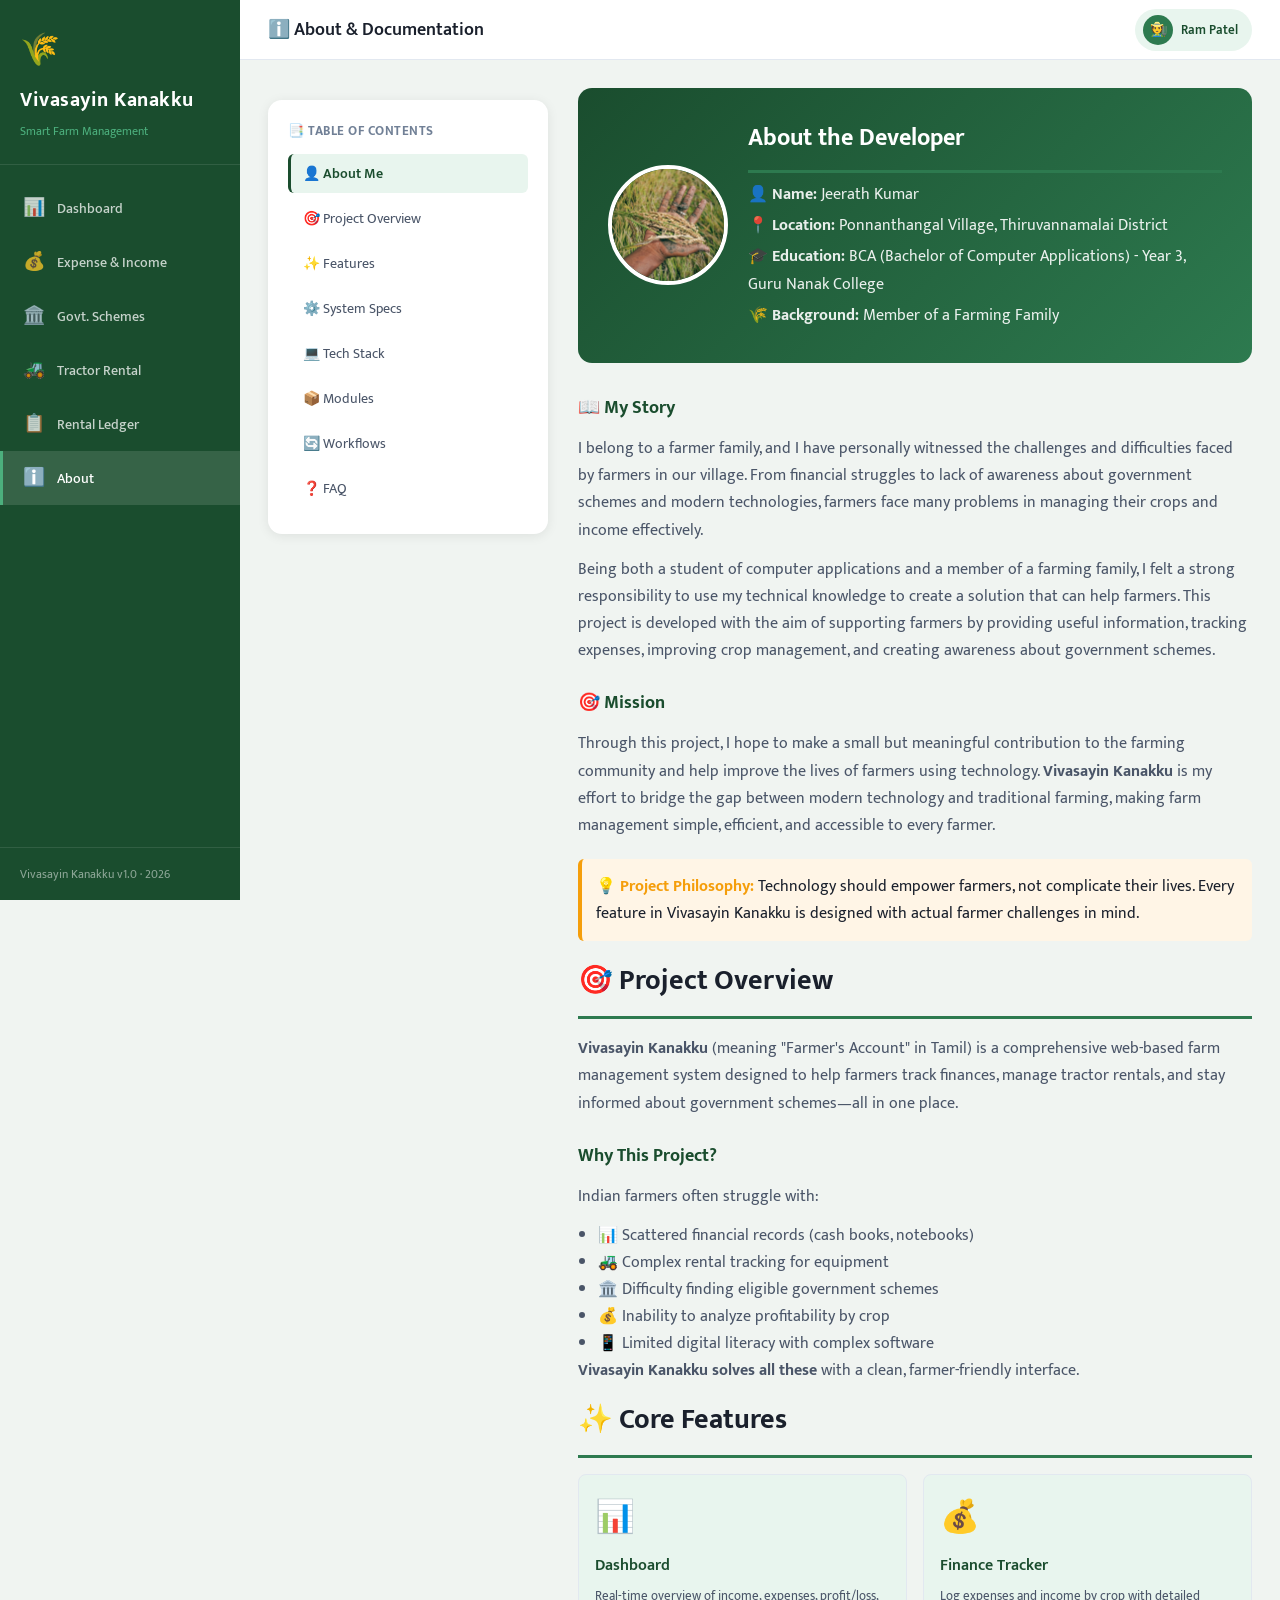
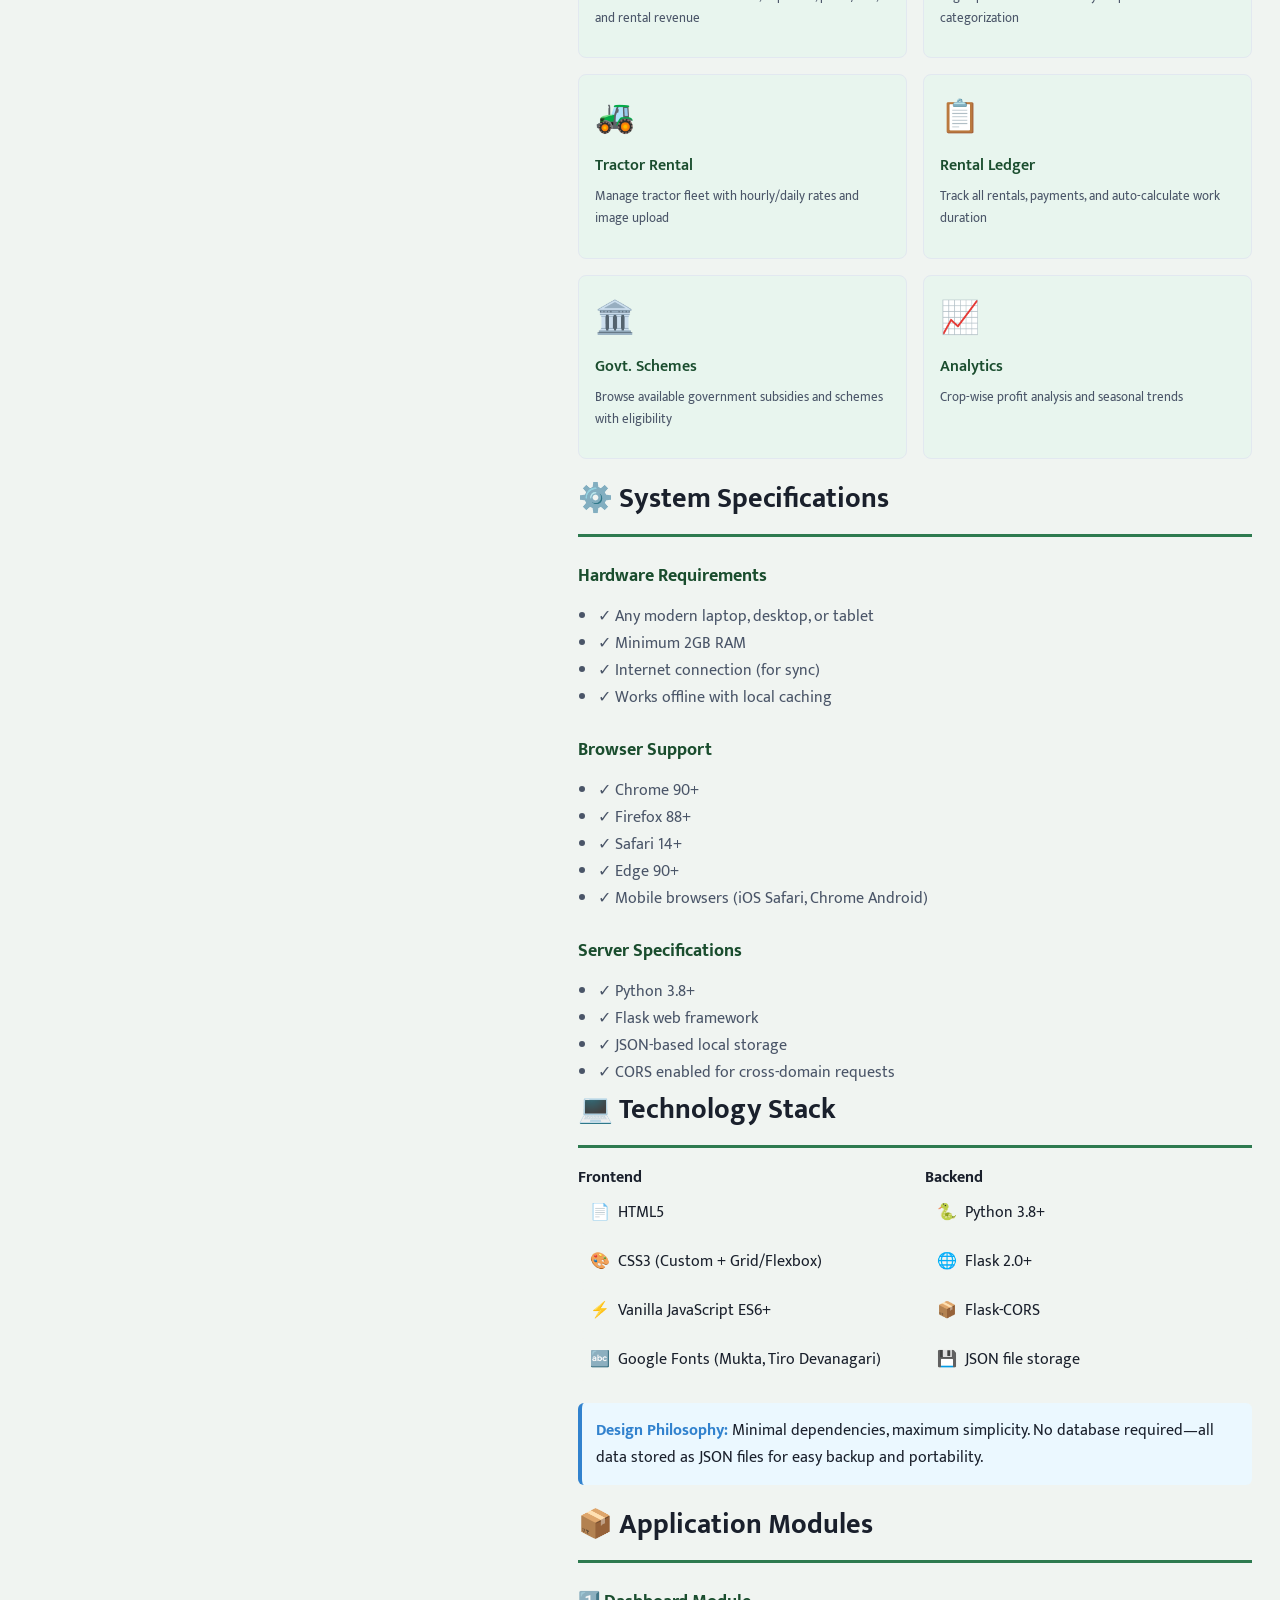
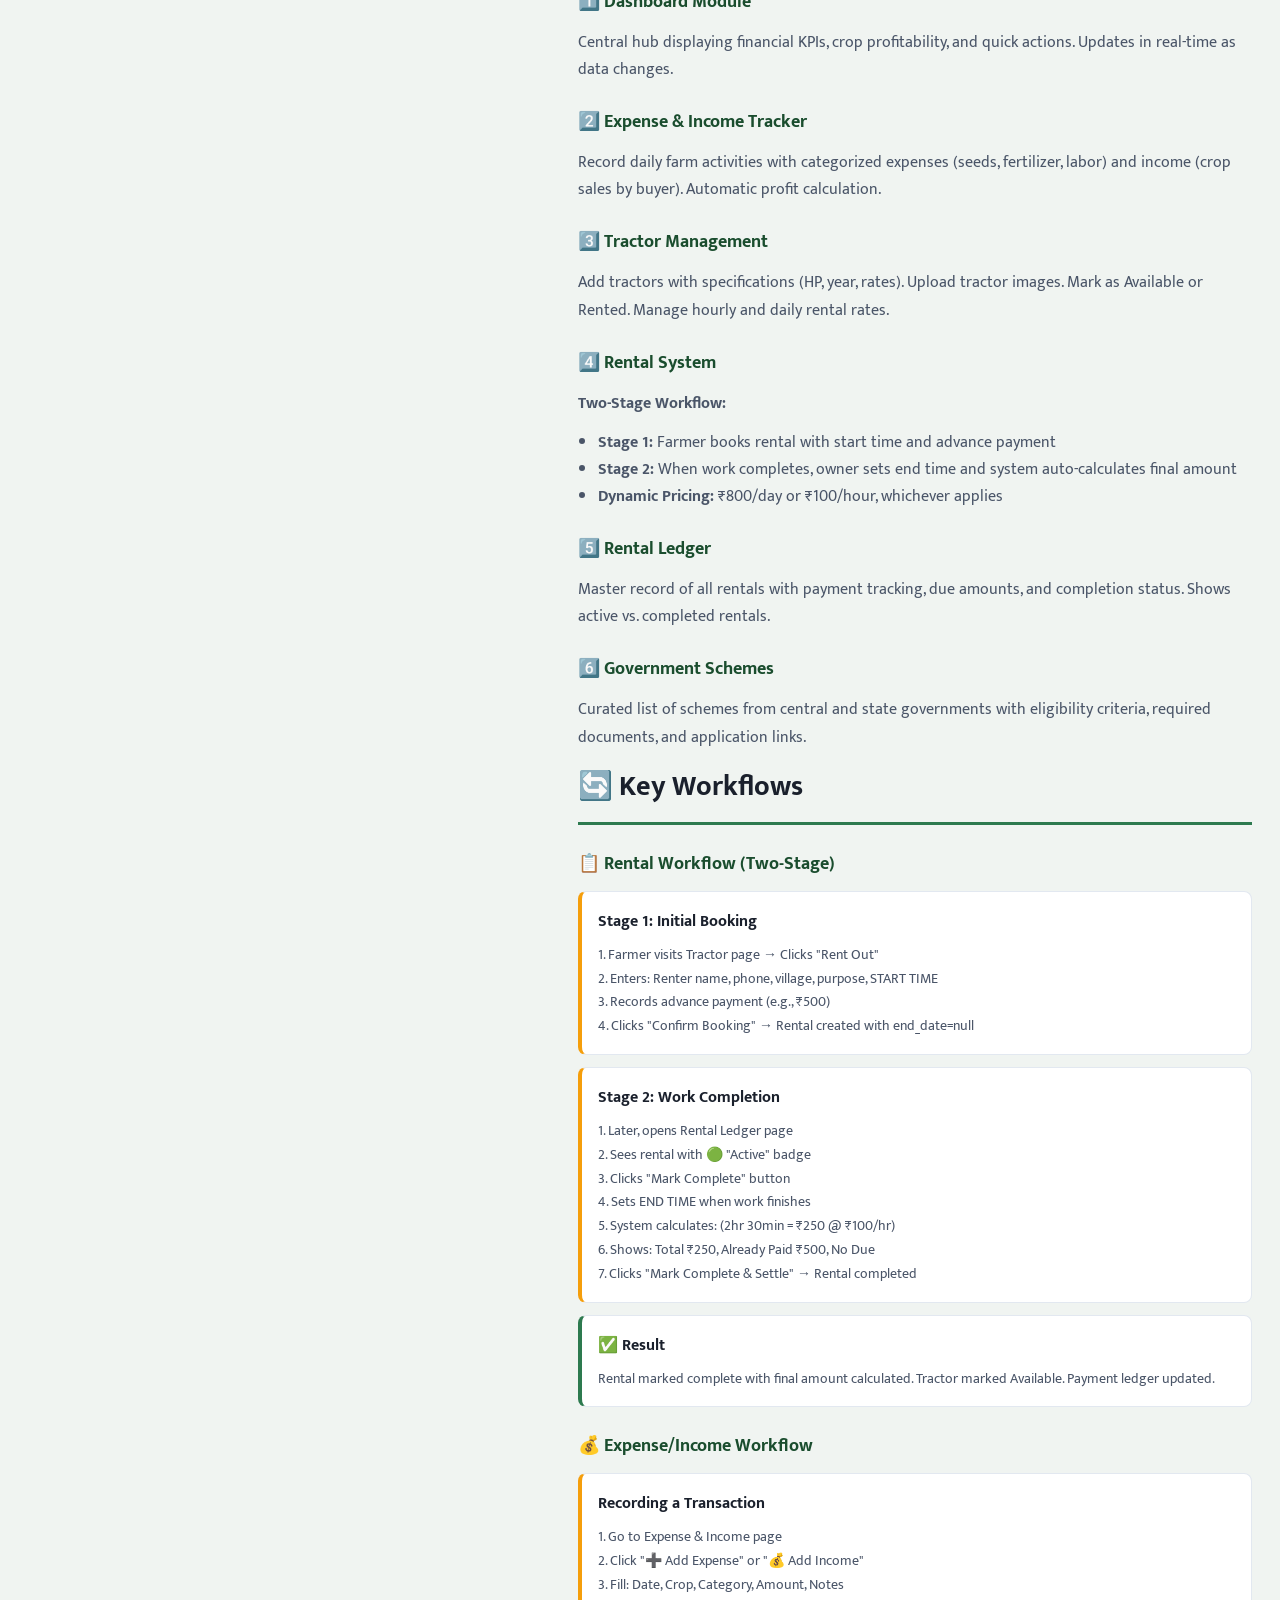
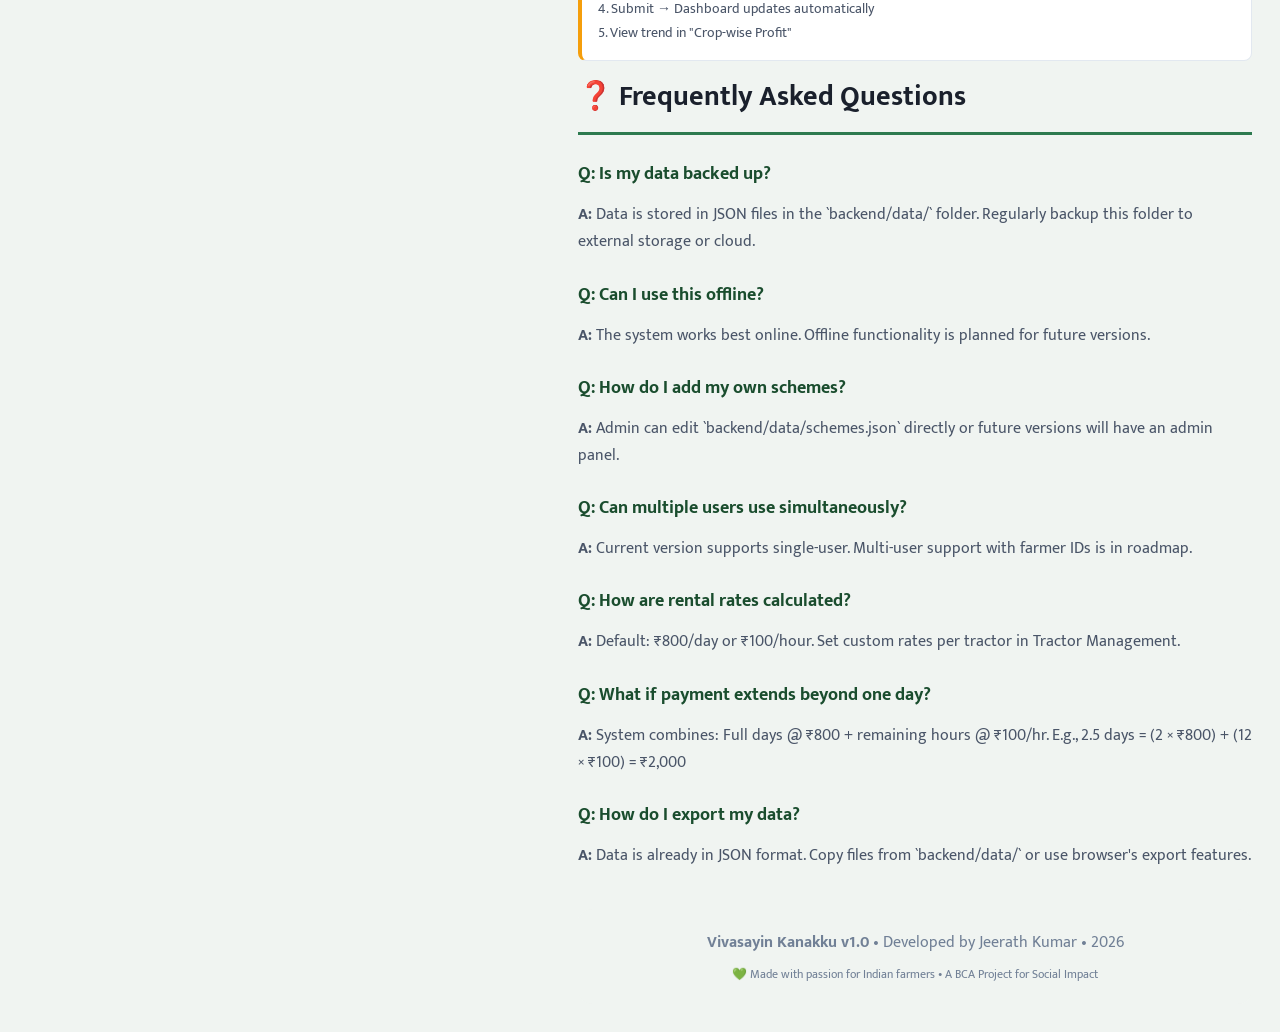
<file: frontend/pages/about.html>
<!DOCTYPE html>
<html lang="en">
<head>
  <meta charset="UTF-8"/>
  <meta name="viewport" content="width=device-width,initial-scale=1.0"/>
  <title>Vivasayin Kanakku – About & Documentation</title>
  <link rel="stylesheet" href="../css/style.css"/>
  <style>
    .about-container {
      display: grid;
      grid-template-columns: 280px 1fr;
      gap: 30px;
    }
    @media(max-width:1024px) { .about-container { grid-template-columns: 1fr; } }
    
    .sidebar-nav {
      position: sticky;
      top: 100px;
      height: fit-content;
      background: #fff;
      border-radius: var(--radius);
      padding: 20px;
      box-shadow: var(--shadow);
    }
    .sidebar-nav h4 { font-size: 13px; font-weight: 700; color: var(--text-light); text-transform: uppercase; margin-bottom: 12px; letter-spacing: 0.5px; }
    .sidebar-nav a {
      display: block;
      padding: 8px 12px;
      margin-bottom: 6px;
      border-radius: 6px;
      color: var(--text-mid);
      text-decoration: none;
      font-size: 14px;
      transition: all 0.2s;
      border-left: 3px solid transparent;
    }
    .sidebar-nav a:hover { background: var(--bg); color: var(--green-mid); border-left-color: var(--green-mid); }
    .sidebar-nav a.active { background: var(--green-pale); color: var(--green-dark); font-weight: 600; border-left-color: var(--green-dark); }
    
    .content-section {
      scroll-margin-top: 100px;
    }
    .content-section h2 {
      font-size: 28px;
      color: var(--text-dark);
      margin-bottom: 16px;
      padding-bottom: 12px;
      border-bottom: 3px solid var(--green-mid);
    }
    .content-section h3 {
      font-size: 18px;
      color: var(--green-dark);
      margin-top: 24px;
      margin-bottom: 12px;
    }
    .content-section p {
      line-height: 1.7;
      color: var(--text-mid);
      margin-bottom: 12px;
    }
    
    .about-me-card {
      background: linear-gradient(135deg, var(--green-dark), var(--green-mid));
      color: #fff;
      border-radius: var(--radius);
      padding: 30px;
      margin-bottom: 30px;
      display: flex;
      gap: 20px;
      align-items: center;
    }
    .about-me-avatar { font-size: 80px; flex-shrink: 0; }
    .about-me-text h2 { color: #fff; margin-bottom: 8px; font-size: 24px; }
    .about-me-text p { color: rgba(255,255,255,0.9); margin: 4px 0; }
    
    .feature-grid {
      display: grid;
      grid-template-columns: repeat(auto-fit, minmax(220px, 1fr));
      gap: 16px;
      margin: 16px 0;
    }
    .feature-box {
      background: var(--green-pale);
      border: 1px solid var(--border);
      border-radius: var(--radius-sm);
      padding: 16px;
    }
    .feature-box .icon { font-size: 32px; margin-bottom: 8px; }
    .feature-box h4 { font-weight: 600; color: var(--green-dark); margin-bottom: 6px; }
    .feature-box p { font-size: 13px; color: var(--text-mid); }
    
    .toc-list {
      background: #f9f9f9;
      border-left: 4px solid var(--green-mid);
      padding: 16px 20px;
      border-radius: var(--radius-sm);
      margin-top: 12px;
    }
    .toc-list ol {
      margin: 0;
      padding-left: 20px;
    }
    .toc-list li {
      margin-bottom: 8px;
      color: var(--text-dark);
    }
    .toc-list li a {
      color: var(--green-mid);
      text-decoration: none;
      font-weight: 500;
    }
    .toc-list li a:hover { text-decoration: underline; }
    .toc-list li ul {
      margin-top: 6px;
      margin-left: 20px;
      list-style-type: disc;
    }
    .toc-list li ul li { margin-bottom: 4px; font-size: 14px; }
    
    .tech-stack {
      display: grid;
      grid-template-columns: 1fr 1fr;
      gap: 20px;
      margin: 16px 0;
    }
    .tech-column h4 { font-weight: 600; color: var(--green-dark); margin-bottom: 12px; }
    .tech-list {
      list-style: none;
      padding: 0;
    }
    .tech-list li {
      padding: 8px 12px;
      background: var(--bg);
      border-radius: 6px;
      margin-bottom: 6px;
      display: flex;
      align-items: center;
      gap: 8px;
    }
    
    .workflow-step {
      background: #fff;
      border: 1px solid var(--border);
      border-radius: var(--radius-sm);
      padding: 16px;
      margin-bottom: 12px;
      border-left: 4px solid var(--amber);
    }
    .workflow-step.complete { border-left-color: var(--green-mid); }
    .workflow-step h4 { color: var(--text-dark); margin-bottom: 8px; }
    .workflow-step p { font-size: 14px; color: var(--text-mid); margin: 0; }
    
    .highlight-box {
      background: var(--blue-light);
      border-left: 4px solid var(--blue);
      padding: 14px;
      border-radius: 6px;
      margin: 16px 0;
    }
    .highlight-box strong { color: var(--blue); }
  </style>
</head>
<body>
  <!-- SIDEBAR -->
  <aside class="sidebar">
    <div class="sidebar-brand">
      <span class="logo-icon">🌾</span>
      <h1>Vivasayin Kanakku</h1>
      <span>Smart Farm Management</span>
    </div>
    <nav>
      <a href="index.html" class="nav-item" data-page="dashboard"><span class="icon">📊</span><span class="nav-label">Dashboard</span></a>
      <a href="tracker.html" class="nav-item" data-page="tracker"><span class="icon">💰</span><span class="nav-label">Expense & Income</span></a>
      <a href="schemes.html" class="nav-item" data-page="schemes"><span class="icon">🏛️</span><span class="nav-label">Govt. Schemes</span></a>
      <a href="tractors.html" class="nav-item" data-page="tractors"><span class="icon">🚜</span><span class="nav-label">Tractor Rental</span></a>
      <a href="rentals.html" class="nav-item" data-page="rentals"><span class="icon">📋</span><span class="nav-label">Rental Ledger</span></a>
      <a href="about.html" class="nav-item active" data-page="about"><span class="icon">ℹ️</span><span class="nav-label">About</span></a>
    </nav>
    <div class="sidebar-footer">Vivasayin Kanakku v1.0 · 2026</div>
  </aside>

  <!-- MAIN -->
  <div class="main-wrap">
    <header class="topbar">
      <div style="display:flex;align-items:center;gap:12px;">
        <button class="mobile-toggle">☰</button>
        <h2>ℹ️ About & Documentation</h2>
      </div>
      <div class="topbar-right">
        <div class="farmer-badge"><div class="avatar">🧑‍🌾</div><span>Ram Patel</span></div>
      </div>
    </header>

    <main class="page-content">
      <div class="about-container">
        <!-- SIDEBAR NAV -->
        <aside class="sidebar-nav">
          <h4>📑 Table of Contents</h4>
          <a href="#about-me" class="active">👤 About Me</a>
          <a href="#project-overview">🎯 Project Overview</a>
          <a href="#features">✨ Features</a>
          <a href="#system-specs">⚙️ System Specs</a>
          <a href="#tech-stack">💻 Tech Stack</a>
          <a href="#modules">📦 Modules</a>
          <a href="#workflows">🔄 Workflows</a>
          <a href="#faq">❓ FAQ</a>
        </aside>

        <!-- MAIN CONTENT -->
        <article>

          <!-- 1. ABOUT ME -->
          <div class="content-section" id="about-me">
            <div class="about-me-card">
              <img src="../images/jeerath.jpeg" alt="Jeerath Kumar" style="width:120px;height:120px;border-radius:50%;object-fit:cover;flex-shrink:0;border:4px solid #fff;"/>
              <div class="about-me-text">
                <h2>About the Developer</h2>
                <p><strong>👤 Name:</strong> Jeerath Kumar</p>
                <p><strong>📍 Location:</strong> Ponnanthangal Village, Thiruvannamalai District</p>
                <p><strong>🎓 Education:</strong> BCA (Bachelor of Computer Applications) - Year 3, Guru Nanak College</p>
                <p><strong>🌾 Background:</strong> Member of a Farming Family</p>
              </div>
            </div>
            
            <h3>📖 My Story</h3>
            <p>I belong to a farmer family, and I have personally witnessed the challenges and difficulties faced by farmers in our village. From financial struggles to lack of awareness about government schemes and modern technologies, farmers face many problems in managing their crops and income effectively.</p>
            
            <p>Being both a student of computer applications and a member of a farming family, I felt a strong responsibility to use my technical knowledge to create a solution that can help farmers. This project is developed with the aim of supporting farmers by providing useful information, tracking expenses, improving crop management, and creating awareness about government schemes.</p>
            
            <h3>🎯 Mission</h3>
            <p>Through this project, I hope to make a small but meaningful contribution to the farming community and help improve the lives of farmers using technology. <strong>Vivasayin Kanakku</strong> is my effort to bridge the gap between modern technology and traditional farming, making farm management simple, efficient, and accessible to every farmer.</p>

            <div class="highlight-box" style="background:#fff5e6;border-left-color:var(--amber);margin-top:20px;">
              <strong style="color:var(--amber);">💡 Project Philosophy:</strong> Technology should empower farmers, not complicate their lives. Every feature in Vivasayin Kanakku is designed with actual farmer challenges in mind.
            </div>
          </div>

          <!-- 2. PROJECT OVERVIEW -->
          <div class="content-section" id="project-overview">
            <h2>🎯 Project Overview</h2>
            <p><strong>Vivasayin Kanakku</strong> (meaning "Farmer's Account" in Tamil) is a comprehensive web-based farm management system designed to help farmers track finances, manage tractor rentals, and stay informed about government schemes—all in one place.</p>
            
            <h3>Why This Project?</h3>
            <p>Indian farmers often struggle with:</p>
            <ul style="margin-left: 20px; color: var(--text-mid);">
              <li>📊 Scattered financial records (cash books, notebooks)</li>
              <li>🚜 Complex rental tracking for equipment</li>
              <li>🏛️ Difficulty finding eligible government schemes</li>
              <li>💰 Inability to analyze profitability by crop</li>
              <li>📱 Limited digital literacy with complex software</li>
            </ul>
            <p><strong>Vivasayin Kanakku solves all these</strong> with a clean, farmer-friendly interface.</p>
          </div>

          <!-- 3. FEATURES -->
          <div class="content-section" id="features">
            <h2>✨ Core Features</h2>
            <div class="feature-grid">
              <div class="feature-box">
                <div class="icon">📊</div>
                <h4>Dashboard</h4>
                <p>Real-time overview of income, expenses, profit/loss, and rental revenue</p>
              </div>
              <div class="feature-box">
                <div class="icon">💰</div>
                <h4>Finance Tracker</h4>
                <p>Log expenses and income by crop with detailed categorization</p>
              </div>
              <div class="feature-box">
                <div class="icon">🚜</div>
                <h4>Tractor Rental</h4>
                <p>Manage tractor fleet with hourly/daily rates and image upload</p>
              </div>
              <div class="feature-box">
                <div class="icon">📋</div>
                <h4>Rental Ledger</h4>
                <p>Track all rentals, payments, and auto-calculate work duration</p>
              </div>
              <div class="feature-box">
                <div class="icon">🏛️</div>
                <h4>Govt. Schemes</h4>
                <p>Browse available government subsidies and schemes with eligibility</p>
              </div>
              <div class="feature-box">
                <div class="icon">📈</div>
                <h4>Analytics</h4>
                <p>Crop-wise profit analysis and seasonal trends</p>
              </div>
            </div>
          </div>

          <!-- 4. SYSTEM SPECIFICATIONS -->
          <div class="content-section" id="system-specs">
            <h2>⚙️ System Specifications</h2>
            
            <h3>Hardware Requirements</h3>
            <ul style="margin-left: 20px; color: var(--text-mid);">
              <li>✓ Any modern laptop, desktop, or tablet</li>
              <li>✓ Minimum 2GB RAM</li>
              <li>✓ Internet connection (for sync)</li>
              <li>✓ Works offline with local caching</li>
            </ul>

            <h3>Browser Support</h3>
            <ul style="margin-left: 20px; color: var(--text-mid);">
              <li>✓ Chrome 90+</li>
              <li>✓ Firefox 88+</li>
              <li>✓ Safari 14+</li>
              <li>✓ Edge 90+</li>
              <li>✓ Mobile browsers (iOS Safari, Chrome Android)</li>
            </ul>

            <h3>Server Specifications</h3>
            <ul style="margin-left: 20px; color: var(--text-mid);">
              <li>✓ Python 3.8+</li>
              <li>✓ Flask web framework</li>
              <li>✓ JSON-based local storage</li>
              <li>✓ CORS enabled for cross-domain requests</li>
            </ul>
          </div>

          <!-- 5. TECH STACK -->
          <div class="content-section" id="tech-stack">
            <h2>💻 Technology Stack</h2>
            <div class="tech-stack">
              <div>
                <h4>Frontend</h4>
                <ul class="tech-list">
                  <li><span>📄</span> HTML5</li>
                  <li><span>🎨</span> CSS3 (Custom + Grid/Flexbox)</li>
                  <li><span>⚡</span> Vanilla JavaScript ES6+</li>
                  <li><span>🔤</span> Google Fonts (Mukta, Tiro Devanagari)</li>
                </ul>
              </div>
              <div>
                <h4>Backend</h4>
                <ul class="tech-list">
                  <li><span>🐍</span> Python 3.8+</li>
                  <li><span>🌐</span> Flask 2.0+</li>
                  <li><span>📦</span> Flask-CORS</li>
                  <li><span>💾</span> JSON file storage</li>
                </ul>
              </div>
            </div>
            <div class="highlight-box">
              <strong>Design Philosophy:</strong> Minimal dependencies, maximum simplicity. No database required—all data stored as JSON files for easy backup and portability.
            </div>
          </div>

          <!-- 6. MODULES -->
          <div class="content-section" id="modules">
            <h2>📦 Application Modules</h2>
            
            <h3>1️⃣ Dashboard Module</h3>
            <p>Central hub displaying financial KPIs, crop profitability, and quick actions. Updates in real-time as data changes.</p>

            <h3>2️⃣ Expense & Income Tracker</h3>
            <p>Record daily farm activities with categorized expenses (seeds, fertilizer, labor) and income (crop sales by buyer). Automatic profit calculation.</p>

            <h3>3️⃣ Tractor Management</h3>
            <p>Add tractors with specifications (HP, year, rates). Upload tractor images. Mark as Available or Rented. Manage hourly and daily rental rates.</p>

            <h3>4️⃣ Rental System</h3>
            <p><strong>Two-Stage Workflow:</strong></p>
            <ul style="margin-left: 20px; color: var(--text-mid);">
              <li><strong>Stage 1:</strong> Farmer books rental with start time and advance payment</li>
              <li><strong>Stage 2:</strong> When work completes, owner sets end time and system auto-calculates final amount</li>
              <li><strong>Dynamic Pricing:</strong> ₹800/day or ₹100/hour, whichever applies</li>
            </ul>

            <h3>5️⃣ Rental Ledger</h3>
            <p>Master record of all rentals with payment tracking, due amounts, and completion status. Shows active vs. completed rentals.</p>

            <h3>6️⃣ Government Schemes</h3>
            <p>Curated list of schemes from central and state governments with eligibility criteria, required documents, and application links.</p>
          </div>

          <!-- 7. WORKFLOWS -->
          <div class="content-section" id="workflows">
            <h2>🔄 Key Workflows</h2>
            
            <h3>📋 Rental Workflow (Two-Stage)</h3>
            <div class="workflow-step">
              <h4>Stage 1: Initial Booking</h4>
              <p>1. Farmer visits Tractor page → Clicks "Rent Out"<br/>
                 2. Enters: Renter name, phone, village, purpose, START TIME<br/>
                 3. Records advance payment (e.g., ₹500)<br/>
                 4. Clicks "Confirm Booking" → Rental created with end_date=null</p>
            </div>
            <div class="workflow-step">
              <h4>Stage 2: Work Completion</h4>
              <p>1. Later, opens Rental Ledger page<br/>
                 2. Sees rental with 🟢 "Active" badge<br/>
                 3. Clicks "Mark Complete" button<br/>
                 4. Sets END TIME when work finishes<br/>
                 5. System calculates: (2hr 30min = ₹250 @ ₹100/hr)<br/>
                 6. Shows: Total ₹250, Already Paid ₹500, No Due<br/>
                 7. Clicks "Mark Complete & Settle" → Rental completed</p>
            </div>
            <div class="workflow-step complete">
              <h4>✅ Result</h4>
              <p>Rental marked complete with final amount calculated. Tractor marked Available. Payment ledger updated.</p>
            </div>

            <h3>💰 Expense/Income Workflow</h3>
            <div class="workflow-step">
              <h4>Recording a Transaction</h4>
              <p>1. Go to Expense & Income page<br/>
                 2. Click "➕ Add Expense" or "💰 Add Income"<br/>
                 3. Fill: Date, Crop, Category, Amount, Notes<br/>
                 4. Submit → Dashboard updates automatically<br/>
                 5. View trend in "Crop-wise Profit"</p>
            </div>
          </div>

          <!-- 8. FAQ -->
          <div class="content-section" id="faq">
            <h2>❓ Frequently Asked Questions</h2>
            
            <h3>Q: Is my data backed up?</h3>
            <p><strong>A:</strong> Data is stored in JSON files in the `backend/data/` folder. Regularly backup this folder to external storage or cloud.</p>

            <h3>Q: Can I use this offline?</h3>
            <p><strong>A:</strong> The system works best online. Offline functionality is planned for future versions.</p>

            <h3>Q: How do I add my own schemes?</h3>
            <p><strong>A:</strong> Admin can edit `backend/data/schemes.json` directly or future versions will have an admin panel.</p>

            <h3>Q: Can multiple users use simultaneously?</h3>
            <p><strong>A:</strong> Current version supports single-user. Multi-user support with farmer IDs is in roadmap.</p>

            <h3>Q: How are rental rates calculated?</h3>
            <p><strong>A:</strong> Default: ₹800/day or ₹100/hour. Set custom rates per tractor in Tractor Management.</p>

            <h3>Q: What if payment extends beyond one day?</h3>
            <p><strong>A:</strong> System combines: Full days @ ₹800 + remaining hours @ ₹100/hr. E.g., 2.5 days = (2 × ₹800) + (12 × ₹100) = ₹2,000</p>

            <h3>Q: How do I export my data?</h3>
            <p><strong>A:</strong> Data is already in JSON format. Copy files from `backend/data/` or use browser's export features.</p>
          </div>

          <!-- FOOTER INFO -->
          <div style="margin-top: 40px; padding: 20px; background: var(--bg); border-radius: var(--radius); text-align: center; color: var(--text-light);">
            <p><strong>Vivasayin Kanakku v1.0</strong> • Developed by Jeerath Kumar • 2026</p>
            <p style="font-size: 12px; margin-top: 8px;">💚 Made with passion for Indian farmers • A BCA Project for Social Impact</p>
          </div>

        </article>
      </div>
    </main>
  </div>

  <script src="../js/utils.js"></script>
  <script>
    // Active link highlighting on scroll
    const sections = document.querySelectorAll('.content-section');
    const links = document.querySelectorAll('.sidebar-nav a');

    window.addEventListener('scroll', () => {
      let current = '';
      sections.forEach(section => {
        const sectionTop = section.offsetTop;
        if (pageYOffset >= sectionTop - 150) {
          current = section.getAttribute('id');
        }
      });

      links.forEach(link => {
        link.classList.remove('active');
        if (link.getAttribute('href') === '#' + current) {
          link.classList.add('active');
        }
      });
    });

    // Smooth scroll
    links.forEach(link => {
      link.addEventListener('click', (e) => {
        e.preventDefault();
        const targetId = link.getAttribute('href').substring(1);
        const target = document.getElementById(targetId);
        if (target) {
          target.scrollIntoView({ behavior: 'smooth' });
        }
      });
    });
  </script>
</body>
</html>
</file>
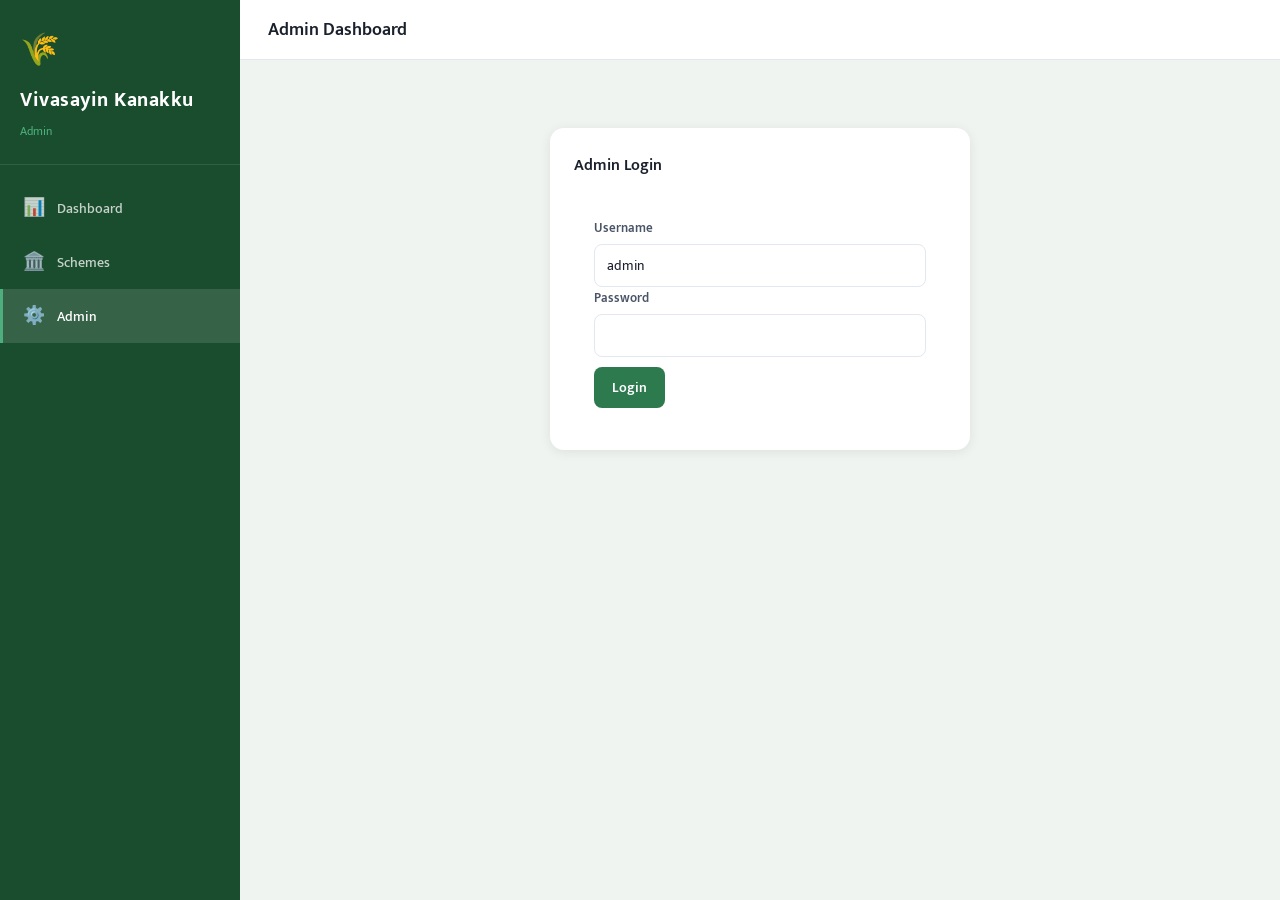
<file: frontend/pages/admin.html>
<!doctype html>
<html lang="en">
<head>
  <meta charset="utf-8" />
  <meta name="viewport" content="width=device-width,initial-scale=1" />
  <title>Admin - Vivasayin Kanakku</title>
  <link rel="stylesheet" href="../css/style.css" />
  <style>
    .admin-wrap { padding: 28px; }
    .login-card { max-width:420px; margin:40px auto; }
    .scheme-row { display:flex;gap:10px;align-items:center; }
    .scheme-row .actions { margin-left:auto; display:flex; gap:8px; }
    .form-inline { display:flex; gap:8px; align-items:center; }
    .list { margin-top:18px; }
    /* Improved admin styles */
    .admin-controls { display:flex; gap:10px; align-items:center; margin-bottom:18px; }
    .admin-controls input[type="text"] { padding:8px 10px; border:1.5px solid var(--border); border-radius:6px; font-size:14px; }
    .admin-controls .btn { padding:8px 14px; border-radius:8px; }
    .scheme-row.card { padding:14px; border-radius:10px; box-shadow:var(--shadow); margin-bottom:12px; }
    .empty-state { padding:18px; color:var(--text-light); }
  </style>
</head>
<body>
  <aside class="sidebar">
    <div class="sidebar-brand">
      <span class="logo-icon">🌾</span>
      <h1>Vivasayin Kanakku</h1>
      <span>Admin</span>
    </div>
    <nav>
      <a href="index.html" class="nav-item" data-page="dashboard"><span class="icon">📊</span><span class="nav-label">Dashboard</span></a>
      <a href="schemes.html" class="nav-item" data-page="schemes"><span class="icon">🏛️</span><span class="nav-label">Schemes</span></a>
      <a href="admin.html" class="nav-item active" data-page="admin"><span class="icon">⚙️</span><span class="nav-label">Admin</span></a>
    </nav>
  </aside>

  <div class="main-wrap">
    <header class="topbar">
      <div style="display:flex;align-items:center;gap:12px;"><h2>Admin Dashboard</h2></div>
      <div class="topbar-right"></div>
    </header>
    <main class="page-content admin-wrap">
      <div id="loginArea" class="card login-card">
        <div class="card-header"><h3>Admin Login</h3></div>
        <div class="card-body">
          <div class="form-group"><label>Username</label><input id="adminUser" value="admin"/></div>
          <div class="form-group"><label>Password</label><input id="adminPass" type="password"/></div>
          <div class="form-actions"><button class="btn btn-primary" onclick="doLogin()">Login</button></div>
        </div>
      </div>

      <div id="adminArea" style="display:none;">
        <div class="card">
          <div class="card-header"><h3>Manage Schemes</h3><div></div></div>
          <div style="margin-top:8px;" class="card-body">
            <div class="admin-controls">
              <input id="newSchemeName" placeholder="Scheme name" />
              <input id="newSchemeCategory" placeholder="Category" />
              <button class="btn btn-primary" onclick="createScheme()">Add Scheme</button>
              <button class="btn btn-outline" onclick="logout()">Logout</button>
            </div>

            <div class="list" id="schemeList">Loading...</div>
          </div>
        </div>
      </div>
    </main>
  </div>

<script>
  // Use relative API base for same-origin requests
  const API_BASE = '/api';
  let adminToken = null;

  async function doLogin(){
    const user = document.getElementById('adminUser').value;
    const pass = document.getElementById('adminPass').value;
    try{
      const res = await fetch(API_BASE + '/admin/login', {method:'POST', headers:{'Content-Type':'application/json'}, body: JSON.stringify({username:user,password:pass})});
      const j = await res.json();
      if(res.ok){ adminToken = j.token; document.getElementById('loginArea').style.display='none'; document.getElementById('adminArea').style.display='block'; loadAdminSchemes(); }
      else { alert(j.error || 'Login failed'); }
    }catch(e){ alert('Error connecting to server'); }
  }

  async function loadAdminSchemes(){
    try{
      const res = await fetch(API_BASE + '/schemes');
      const list = await res.json();
      window._allSchemes = list || [];
      renderList(list || []);
    }catch(e){ document.getElementById('schemeList').textContent='Error loading'; }
  }

  // Create scheme from the top inputs. Uses admin endpoint if logged in, otherwise public endpoint.
  async function createScheme(){
    const name = document.getElementById('newSchemeName').value.trim();
    const category = document.getElementById('newSchemeCategory').value.trim();
    if(!name) { alert('Please enter a scheme name'); return; }
    const payload = { name, category };
    const headers = { 'Content-Type':'application/json' };
    let url = API_BASE + '/schemes';
    if(adminToken){ url = API_BASE + '/admin/schemes'; headers['Authorization'] = 'Bearer ' + adminToken; }
    try{
      const res = await fetch(url, { method:'POST', headers, body: JSON.stringify(payload) });
      const j = await res.json().catch(()=> ({}));
      if(res.ok){
        document.getElementById('newSchemeName').value = '';
        document.getElementById('newSchemeCategory').value = '';
        loadAdminSchemes();
      } else {
        alert(j.error || 'Failed to add scheme');
      }
    }catch(e){ console.error(e); alert('Error connecting to server'); }
  }

  function renderList(list){
    const el = document.getElementById('schemeList');
    if(!list.length) { el.innerHTML='<div class="empty-state" style="padding:12px;">No schemes</div>'; return; }
    el.innerHTML = list.map(s=>{
      return `<div class="scheme-row card" style="padding:10px;display:flex;align-items:center;gap:12px;">
        <div style="flex:1">
          <div style="font-weight:700">${s.name} <span style="font-size:12px;color:#666">(${s.category||''})</span></div>
          <div style="font-size:12px;color:#666">${s.full_name||''}</div>
          <div style="font-size:13px;color:#444;margin-top:6px">${s.benefit||''}</div>
        </div>
        <div class="actions">
          <button class="btn btn-outline" onclick="openEditModal(${s.id})">Edit</button>
          <button class="btn btn-danger" onclick="deleteScheme(${s.id})">Delete</button>
        </div>
      </div>`;
    }).join('');
  }

  function openCreateModal(){
    openModalFor(null);
  }

  function openEditModal(id){
    const s = (window._allSchemes||[]).find(x=>x.id===id);
    openModalFor(s);
  }

  function openModalFor(s){
    let overlay = document.getElementById('adminModal');
    if(!overlay){
      overlay = document.createElement('div');
      overlay.id = 'adminModal';
      overlay.className = 'modal-overlay';
      overlay.innerHTML = `<div class="modal"><div id="adminModalContent"></div></div>`;
      document.body.appendChild(overlay);
    }
    const content = document.getElementById('adminModalContent');
    const isNew = !s;
    const data = s || { name:'', full_name:'', category:'', type:'', ministry:'', benefit:'', eligibility:'', documents:[], apply_link:'', description:'' };
    content.innerHTML = `
      <div class="modal-header"><h3>${isNew? 'Create' : 'Edit'} Scheme</h3><button class="modal-close" onclick="closeModal()">×</button></div>
      <div style="display:grid;gap:8px;">
        <input id="m_name" placeholder="Short name" value="${escapeHtml(data.name)}" />
        <input id="m_full" placeholder="Full name" value="${escapeHtml(data.full_name||'')}" />
        <input id="m_category" placeholder="Category" value="${escapeHtml(data.category||'')}" />
        <input id="m_type" placeholder="Type" value="${escapeHtml(data.type||'')}" />
        <input id="m_ministry" placeholder="Ministry" value="${escapeHtml(data.ministry||'')}" />
        <input id="m_benefit" placeholder="Benefit" value="${escapeHtml(data.benefit||'')}" />
        <input id="m_elig" placeholder="Eligibility" value="${escapeHtml(data.eligibility||'')}" />
        <input id="m_docs" placeholder="Documents (comma separated)" value="${(data.documents||[]).map(escapeHtml).join(', ')}" />
        <input id="m_apply" placeholder="Apply link" value="${escapeHtml(data.apply_link||'')}" />
        <textarea id="m_desc" placeholder="More info">${escapeHtml(data.description||'')}</textarea>
        <div style="display:flex;gap:8px;justify-content:flex-end;">
          <button class="btn btn-outline" onclick="closeModal()">Cancel</button>
          <button class="btn btn-primary" onclick="saveModal(${data.id||0})">Save</button>
        </div>
      </div>
    `;
    overlay.classList.add('open');
  }

  function closeModal(){ const o=document.getElementById('adminModal'); if(o) o.classList.remove('open'); }

  function escapeHtml(s){ return String(s||'').replaceAll('&','&amp;').replaceAll('<','&lt;').replaceAll('>','&gt;').replaceAll('"','&quot;'); }

  async function saveModal(id){
    const payload = {
      name: document.getElementById('m_name').value,
      full_name: document.getElementById('m_full').value,
      category: document.getElementById('m_category').value,
      type: document.getElementById('m_type').value,
      ministry: document.getElementById('m_ministry').value,
      benefit: document.getElementById('m_benefit').value,
      eligibility: document.getElementById('m_elig').value,
      documents: document.getElementById('m_docs').value.split(',').map(x=>x.trim()).filter(x=>x),
      apply_link: document.getElementById('m_apply').value,
      description: document.getElementById('m_desc').value
    };
    const headers = { 'Content-Type':'application/json', 'Authorization':'Bearer ' + adminToken };
    try{
      let res;
      if(id && id>0){ res = await fetch(API_BASE + '/admin/schemes/' + id, { method:'PUT', headers, body: JSON.stringify(payload) }); }
      else { res = await fetch(API_BASE + '/admin/schemes', { method:'POST', headers, body: JSON.stringify(payload) }); }
      if(res.ok){ closeModal(); loadAdminSchemes(); }
      else { const j=await res.json(); alert(j.error||'Save failed'); }
    }catch(e){ alert('Error saving'); }
  }

  async function deleteScheme(id){
    if(!confirm('Delete scheme '+id+'?')) return;
    try{
      const res = await fetch(API_BASE + '/admin/schemes/' + id, { method:'DELETE', headers: { 'Authorization':'Bearer '+adminToken } });
      if(res.ok) loadAdminSchemes(); else { const j=await res.json(); alert(j.error||'Failed'); }
    }catch(e){ alert('Error'); }
  }

  function logout(){
    fetch(API_BASE + '/admin/logout', {method:'POST', headers:{'Authorization':'Bearer '+adminToken}}).finally(()=>{ adminToken=null; document.getElementById('loginArea').style.display='block'; document.getElementById('adminArea').style.display='none'; });
  }
</script>
</body>
</html>
</file>
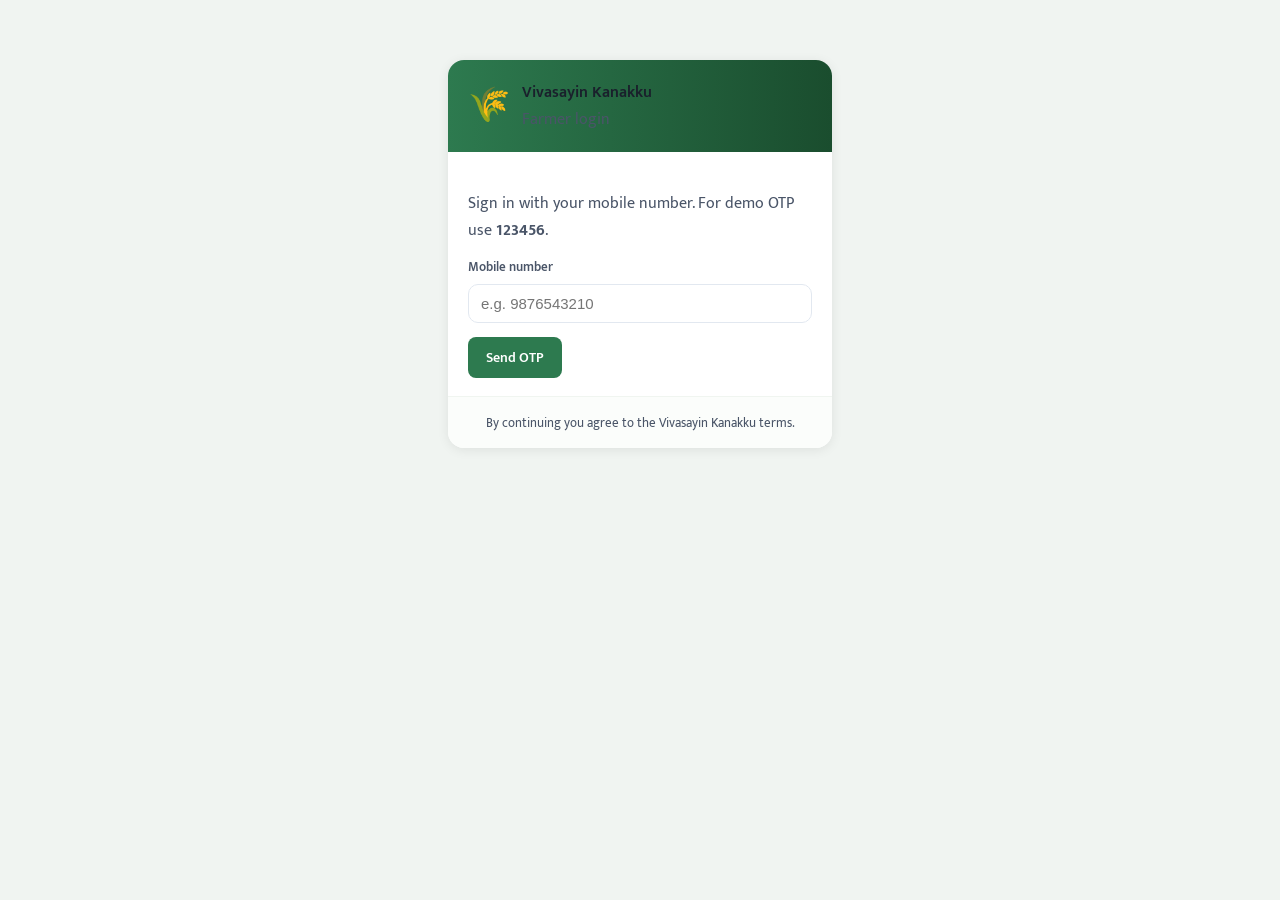
<file: frontend/pages/login.html>
<!doctype html>
<html lang="en">
<head>
  <meta charset="utf-8" />
  <meta name="viewport" content="width=device-width,initial-scale=1" />
  <title>Login - Vivasayin Kanakku</title>
  <link rel="stylesheet" href="../css/style.css" />
  <style>
    .login-panel { max-width:420px; margin:60px auto; }
  </style>
</head>
<body>
  <div class="login-panel">
    <div class="card shadow">
      <div class="card-header brand">
        <div class="brand-left">
          <div class="logo-icon">🌾</div>
          <div>
            <h3>Vivasayin Kanakku</h3>
            <div class="muted">Farmer login</div>
          </div>
        </div>
      </div>

      <div class="card-body">
        <p class="lead">Sign in with your mobile number. For demo OTP use <strong>123456</strong>.</p>

        <form id="loginForm" onsubmit="event.preventDefault(); sendOtp();">
          <label class="label">Mobile number</label>
          <input id="phone" class="input" placeholder="e.g. 9876543210" inputmode="numeric" pattern="\d*" maxlength="10" />
          <div class="actions">
            <button class="btn btn-primary" type="submit">Send OTP</button>
          </div>
        </form>

        <div id="step-otp" class="hidden">
          <label class="label">Enter OTP</label>
          <input id="otp" class="input" placeholder="6-digit code" inputmode="numeric" maxlength="6" />
          <div class="muted small">An OTP has been sent to your number (demo).</div>
          <div class="actions">
            <button class="btn btn-primary" onclick="verifyOtp()">Verify OTP</button>
            <button class="btn btn-outline" onclick="resendOtp()">Resend</button>
          </div>
        </div>

        <div id="step-register" class="hidden">
          <label class="label">Your name</label>
          <input id="regName" class="input" placeholder="e.g. Ram Kumar" />
          <div class="actions">
            <button class="btn btn-primary" onclick="registerUser()">Register & Continue</button>
          </div>
        </div>

        <div id="loginMsg" class="muted small" aria-live="polite"></div>
      </div>

      <div class="card-footer">
        <small class="muted">By continuing you agree to the Vivasayin Kanakku terms.</small>
      </div>
    </div>
  </div>

<script src="../js/utils.js"></script>
<script>
  // Simple OTP flow (demo): OTP is fixed to 123456. In production, integrate SMS provider.
  let pendingNumber = null;
  function sendOtp(){
    const num = document.getElementById('phone').value.trim();
    if(!num) return showToast('Enter mobile number', true);
    pendingNumber = num;
    showToast('OTP sent (demo)');
    document.getElementById('loginForm').classList.add('hidden');
    document.getElementById('step-otp').classList.remove('hidden');
    document.getElementById('loginMsg').textContent = '';
  }

  function resendOtp(){
    showToast('OTP resent (demo)');
  }

  async function verifyOtp(){
    const code = document.getElementById('otp').value.trim();
    if(code !== '123456') { showToast('Invalid OTP', true); return; }
    document.getElementById('loginMsg').textContent = 'Verified. Checking account...';
    try{
      const res = await fetch('/api/farmers/login', { method: 'POST', headers:{'Content-Type':'application/json'}, body: JSON.stringify({number: pendingNumber}) });
      const j = await res.json();
      if(res.ok && j.name){
        localStorage.setItem('farmer', JSON.stringify(j));
        showToast('Welcome ' + j.name + '! Redirecting...');
        setTimeout(()=> location.href = '/', 700);
      } else if (j.need_registration){
        // show registration step
        document.getElementById('step-otp').classList.add('hidden');
        document.getElementById('step-register').classList.remove('hidden');
        document.getElementById('loginMsg').textContent = 'No account found. Please register.';
      } else {
        showToast(j.error || 'Login failed', true);
      }
    }catch(e){ console.error(e); showToast('Error connecting to server', true); }
  }

  async function registerUser(){
    const name = document.getElementById('regName').value.trim();
    if(!name) return showToast('Enter name', true);
    try{
      const r = await fetch('/api/farmers', { method:'POST', headers:{'Content-Type':'application/json'}, body: JSON.stringify({number: pendingNumber, name}) });
      const created = await r.json();
      if(r.ok){ localStorage.setItem('farmer', JSON.stringify(created)); showToast('Registered — redirecting...'); setTimeout(()=> location.href = '/', 700); }
      else { showToast(created.error || 'Register failed', true); }
    }catch(e){ showToast('Error', true); }
  }
</script>
</body>
</html>
</file>
<file: frontend/css/style.css>
@import url('https://fonts.googleapis.com/css2?family=Mukta:wght@300;400;500;600;700&family=Tiro+Devanagari+Hindi&display=swap');

:root {
  --green-dark: #1a4d2e;
  --green-mid: #2d7a4f;
  --green-light: #4caf7d;
  --green-pale: #e8f5ee;
  --amber: #f59e0b;
  --amber-light: #fef3c7;
  --red: #e53e3e;
  --red-light: #fff5f5;
  --blue: #3182ce;
  --blue-light: #ebf8ff;
  --text-dark: #1a202c;
  --text-mid: #4a5568;
  --text-light: #718096;
  --border: #e2e8f0;
  --card-bg: #ffffff;
  --bg: #f0f4f1;
  --sidebar-w: 240px;
  --shadow: 0 2px 12px rgba(0,0,0,0.08);
  --shadow-hover: 0 8px 24px rgba(0,0,0,0.14);
  --radius: 14px;
  --radius-sm: 8px;
}

* { margin: 0; padding: 0; box-sizing: border-box; }

body {
  font-family: 'Mukta', sans-serif;
  background: var(--bg);
  color: var(--text-dark);
  display: flex;
  min-height: 100vh;
}

/* ─── SIDEBAR ─────────────────────────────────────── */
.sidebar {
  width: var(--sidebar-w);
  background: var(--green-dark);
  display: flex;
  flex-direction: column;
  position: fixed;
  top: 0; left: 0;
  height: 100vh;
  z-index: 100;
  transition: transform 0.3s;
}

.sidebar-brand {
  padding: 24px 20px 20px;
  border-bottom: 1px solid rgba(255,255,255,0.1);
}
.sidebar-brand .logo-icon {
  font-size: 32px;
  margin-bottom: 6px;
  display: block;
}
.sidebar-brand h1 {
  color: #fff;
  font-size: 20px;
  font-weight: 700;
  letter-spacing: 0.5px;
}
.sidebar-brand span {
  color: var(--green-light);
  font-size: 12px;
  font-weight: 400;
}

nav { flex: 1; padding: 16px 0; overflow-y: auto; }
.nav-item {
  display: flex;
  align-items: center;
  gap: 12px;
  padding: 12px 20px;
  color: rgba(255,255,255,0.75);
  text-decoration: none;
  font-size: 15px;
  font-weight: 500;
  transition: all 0.2s;
  border-left: 3px solid transparent;
}
.nav-item:hover {
  background: rgba(255,255,255,0.08);
  color: #fff;
}
.nav-item.active {
  background: rgba(255,255,255,0.12);
  color: #fff;
  border-left-color: var(--green-light);
}
.nav-item .icon { font-size: 18px; width: 22px; text-align: center; }
.nav-label { font-size: 14px; }

.sidebar-footer {
  padding: 16px 20px;
  border-top: 1px solid rgba(255,255,255,0.1);
  color: rgba(255,255,255,0.5);
  font-size: 12px;
}

/* ─── MAIN ────────────────────────────────────────── */
.main-wrap {
  margin-left: var(--sidebar-w);
  flex: 1;
  min-height: 100vh;
  display: flex;
  flex-direction: column;
}

.topbar {
  background: #fff;
  border-bottom: 1px solid var(--border);
  padding: 0 28px;
  height: 60px;
  display: flex;
  align-items: center;
  justify-content: space-between;
  position: sticky;
  top: 0;
  z-index: 50;
}
.topbar h2 { font-size: 18px; color: var(--text-dark); font-weight: 600; }
.topbar-right { display: flex; align-items: center; gap: 16px; }
.farmer-badge {
  display: flex;
  align-items: center;
  gap: 8px;
  background: var(--green-pale);
  border-radius: 24px;
  padding: 6px 14px 6px 8px;
}
.farmer-badge { cursor: pointer; }
.farmer-badge .avatar {
  width: 30px; height: 30px;
  background: var(--green-mid);
  border-radius: 50%;
  display: flex;align-items:center;justify-content:center;
  color:#fff;font-size:14px;
}
.farmer-badge span { font-size: 13px; font-weight: 600; color: var(--green-dark); }

.page-content { padding: 28px; flex: 1; }

/* ─── STATS CARDS ─────────────────────────────────── */
.stats-grid {
  display: grid;
  grid-template-columns: repeat(auto-fill, minmax(210px, 1fr));
  gap: 18px;
  margin-bottom: 28px;
}
.stat-card {
  background: var(--card-bg);
  border-radius: var(--radius);
  padding: 20px;
  box-shadow: var(--shadow);
  display: flex;
  flex-direction: column;
  gap: 8px;
  transition: box-shadow 0.2s;
}
.stat-card:hover { box-shadow: var(--shadow-hover); }
.stat-card .icon-wrap {
  width: 42px; height: 42px;
  border-radius: 10px;
  display: flex;align-items:center;justify-content:center;
  font-size: 20px;
  margin-bottom: 4px;
}
.stat-card .label { font-size: 13px; color: var(--text-light); font-weight: 500; }
.stat-card .value { font-size: 24px; font-weight: 700; color: var(--text-dark); }
.stat-card .sub { font-size: 12px; color: var(--text-light); }
.stat-card.green .icon-wrap { background: var(--green-pale); }
.stat-card.green .value { color: var(--green-dark); }
.stat-card.amber .icon-wrap { background: var(--amber-light); }
.stat-card.amber .value { color: #92400e; }
.stat-card.red .icon-wrap { background: var(--red-light); }
.stat-card.red .value { color: var(--red); }
.stat-card.blue .icon-wrap { background: var(--blue-light); }
.stat-card.blue .value { color: var(--blue); }

/* ─── CARD ────────────────────────────────────────── */
.card {
  background: var(--card-bg);
  border-radius: var(--radius);
  box-shadow: var(--shadow);
  padding: 24px;
  margin-bottom: 20px;
}
.card-header {
  display: flex;
  justify-content: space-between;
  align-items: center;
  margin-bottom: 18px;
}
.card-header h3 { font-size: 16px; font-weight: 600; color: var(--text-dark); }

/* ─── TABLE ───────────────────────────────────────── */
.table-wrap { overflow-x: auto; }
table { width: 100%; border-collapse: collapse; }
th {
  background: var(--bg);
  padding: 10px 14px;
  text-align: left;
  font-size: 12px;
  font-weight: 600;
  color: var(--text-light);
  text-transform: uppercase;
  letter-spacing: 0.5px;
  border-bottom: 1px solid var(--border);
}
td {
  padding: 12px 14px;
  border-bottom: 1px solid var(--border);
  font-size: 14px;
  color: var(--text-mid);
}
tr:last-child td { border-bottom: none; }
tr:hover td { background: var(--green-pale); }

/* ─── BADGE ───────────────────────────────────────── */
.badge {
  display: inline-block;
  padding: 3px 10px;
  border-radius: 20px;
  font-size: 12px;
  font-weight: 600;
}
.badge-green { background: var(--green-pale); color: var(--green-dark); }
.badge-red { background: var(--red-light); color: var(--red); }
.badge-amber { background: var(--amber-light); color: #92400e; }
.badge-blue { background: var(--blue-light); color: var(--blue); }
.badge-gray { background: #edf2f7; color: #4a5568; }

/* ─── BUTTONS ─────────────────────────────────────── */
.btn {
  display: inline-flex;
  align-items: center;
  gap: 7px;
  padding: 9px 18px;
  border-radius: var(--radius-sm);
  font-family: 'Mukta', sans-serif;
  font-size: 14px;
  font-weight: 600;
  cursor: pointer;
  border: none;
  transition: all 0.2s;
}
.btn-primary { background: var(--green-mid); color: #fff; }
.btn-primary:hover { background: var(--green-dark); }
.btn-outline { background: transparent; color: var(--green-mid); border: 1.5px solid var(--green-mid); }
.btn-outline:hover { background: var(--green-pale); }
.btn-danger { background: var(--red-light); color: var(--red); }
.btn-danger:hover { background: var(--red); color: #fff; }
.btn-amber { background: var(--amber-light); color: #92400e; }
.btn-amber:hover { background: var(--amber); color: #fff; }
.btn-sm { padding: 5px 12px; font-size: 12px; }

/* ─── FORM ────────────────────────────────────────── */
.form-grid { display: grid; grid-template-columns: repeat(auto-fill, minmax(220px, 1fr)); gap: 14px; }
.form-group { display: flex; flex-direction: column; gap: 5px; }
.form-group label { font-size: 13px; font-weight: 600; color: var(--text-mid); }
.form-group input, .form-group select, .form-group textarea {
  padding: 9px 12px;
  border: 1.5px solid var(--border);
  border-radius: var(--radius-sm);
  font-family: 'Mukta', sans-serif;
  font-size: 14px;
  color: var(--text-dark);
  background: #fff;
  transition: border-color 0.2s;
}
.form-group input:focus, .form-group select:focus, .form-group textarea:focus {
  outline: none;
  border-color: var(--green-mid);
  box-shadow: 0 0 0 3px rgba(45,122,79,0.1);
}
.form-actions { display: flex; gap: 10px; margin-top: 10px; }

/* ─── MODAL ───────────────────────────────────────── */
.modal-overlay {
  display: none;
  position: fixed;
  inset: 0;
  background: rgba(0,0,0,0.45);
  z-index: 200;
  align-items: center;
  justify-content: center;
}
.modal-overlay.open { display: flex; }
.modal {
  background: #fff;
  border-radius: var(--radius);
  padding: 28px;
  width: 90%;
  max-width: 560px;
  max-height: 90vh;
  overflow-y: auto;
  box-shadow: 0 20px 60px rgba(0,0,0,0.2);
  animation: modalIn 0.2s ease;
}
@keyframes modalIn {
  from { opacity: 0; transform: translateY(-16px); }
  to { opacity: 1; transform: translateY(0); }
}
.modal-header { display: flex; justify-content: space-between; align-items: center; margin-bottom: 20px; }
.modal-header h3 { font-size: 18px; font-weight: 700; }
.modal-close { cursor: pointer; font-size: 22px; color: var(--text-light); background: none; border: none; line-height: 1; }

/* ─── FILTER BAR ──────────────────────────────────── */
.filter-bar { display: flex; gap: 10px; flex-wrap: wrap; margin-bottom: 18px; align-items: center; }
.filter-bar input, .filter-bar select {
  padding: 8px 12px;
  border: 1.5px solid var(--border);
  border-radius: var(--radius-sm);
  font-family: 'Mukta', sans-serif;
  font-size: 13px;
  background: #fff;
}
.filter-bar input:focus, .filter-bar select:focus {
  outline: none;
  border-color: var(--green-mid);
}

/* ─── TRACTOR CARDS ───────────────────────────────── */
.tractor-grid { display: grid; grid-template-columns: repeat(auto-fill, minmax(240px, 1fr)); gap: 18px; }
.tractor-card {
  background: #fff;
  border-radius: var(--radius);
  box-shadow: var(--shadow);
  overflow: hidden;
  transition: box-shadow 0.2s, transform 0.2s;
}
.tractor-card:hover { box-shadow: var(--shadow-hover); transform: translateY(-2px); }
.tractor-thumb {
  height: 120px;
  background: linear-gradient(135deg, var(--green-pale), #d4edda);
  display: flex;
  align-items: center;
  justify-content: center;
  font-size: 56px;
  position: relative;
}
.tractor-status-dot {
  position: absolute;
  top: 12px;
  right: 12px;
}
.tractor-body { padding: 16px; }
.tractor-name { font-size: 15px; font-weight: 700; margin-bottom: 4px; }
.tractor-meta { font-size: 13px; color: var(--text-light); margin-bottom: 10px; }
.tractor-price { font-size: 16px; font-weight: 700; color: var(--green-dark); margin-bottom: 12px; }
.tractor-price span { font-size: 12px; color: var(--text-light); font-weight: 400; }

/* ─── SCHEME CARD ─────────────────────────────────── */
.scheme-grid { display: grid; grid-template-columns: repeat(auto-fill, minmax(300px, 1fr)); gap: 18px; }
.scheme-card {
  background: #fff;
  border-radius: var(--radius);
  padding: 20px;
  box-shadow: var(--shadow);
  border-top: 4px solid var(--green-mid);
  transition: box-shadow 0.2s;
  cursor: pointer;
}
.scheme-card:hover { box-shadow: var(--shadow-hover); }
.scheme-tag { display: flex; gap: 6px; margin-bottom: 10px; }
.scheme-name { font-size: 16px; font-weight: 700; margin-bottom: 4px; }
.scheme-full { font-size: 12px; color: var(--text-light); margin-bottom: 10px; }
.scheme-benefit { font-size: 13px; color: var(--text-mid); margin-bottom: 12px; line-height: 1.5; }
.scheme-docs { margin-bottom: 12px; }
.scheme-docs h5 { font-size: 12px; font-weight: 600; color: var(--text-light); margin-bottom: 5px; }
.scheme-docs .doc-pill {
  display: inline-block;
  background: var(--bg);
  padding: 2px 8px;
  border-radius: 20px;
  font-size: 11px;
  margin: 2px 3px 2px 0;
  color: var(--text-mid);
}

/* ─── TOAST ───────────────────────────────────────── */
.toast-container { position: fixed; bottom: 24px; right: 24px; z-index: 999; display: flex; flex-direction: column; gap: 8px; }
.toast {
  background: var(--green-dark);
  color: #fff;
  padding: 12px 20px;
  border-radius: var(--radius-sm);
  font-size: 14px;
  font-weight: 500;
  box-shadow: 0 4px 16px rgba(0,0,0,0.2);
  animation: toastIn 0.3s ease;
  max-width: 300px;
}
.toast.error { background: var(--red); }
@keyframes toastIn { from { opacity: 0; transform: translateX(30px); } to { opacity: 1; transform: translateX(0); } }

/* ─── EMPTY STATE ─────────────────────────────────── */
.empty-state { text-align: center; padding: 40px; color: var(--text-light); }

/* ─── LOGIN / AUTH STYLES ───────────────────────── */
.login-panel { width: 100%; max-width: 520px; margin: 56px auto; padding: 0 18px; }
.card.shadow { padding: 0; overflow: hidden; border-radius: 16px; }
.card-header.brand { background: linear-gradient(90deg, var(--green-mid), var(--green-dark)); color: #fff; padding: 18px 20px; }
.brand-left { display:flex; align-items:center; gap:12px; }
.brand-left .logo-icon { font-size: 34px; }
.card-body { padding: 20px 20px 18px; background: #fff; }
.lead { color: var(--text-mid); margin-bottom: 12px; }
.label { display:block; font-size:13px; color:var(--text-mid); margin:10px 0 6px; font-weight:600; }
.input { width:100%; padding:10px 12px; border:1.5px solid var(--border); border-radius:10px; font-size:15px; }
.input:focus { outline:none; border-color:var(--green-mid); box-shadow: 0 8px 24px rgba(45,122,79,0.06); }
.actions { margin-top:14px; display:flex; gap:10px; justify-content:flex-start; }
.hidden { display:none; }
.muted { color: var(--text-mid); }
.small { font-size:13px; }
.card-footer { padding: 12px 18px; background: #fbfdfb; border-top: 1px solid #f0f5f0; text-align: center; }

@media (max-width: 700px) {
  .login-panel { margin: 28px 12px; }
  .card-header.brand { padding: 14px 16px; }
}
.empty-state .empty-icon { font-size: 48px; margin-bottom: 12px; }
.empty-state p { font-size: 15px; }

/* ─── RESPONSIVE ──────────────────────────────────── */
.mobile-toggle { display: none; background: none; border: none; font-size: 22px; cursor: pointer; }

@media (max-width: 768px) {
  .sidebar { transform: translateX(-100%); }
  .sidebar.open { transform: translateX(0); }
  .main-wrap { margin-left: 0; }
  .mobile-toggle { display: block; }
  .stats-grid { grid-template-columns: repeat(2, 1fr); }
  .scheme-grid { grid-template-columns: 1fr; }
}
</file>
